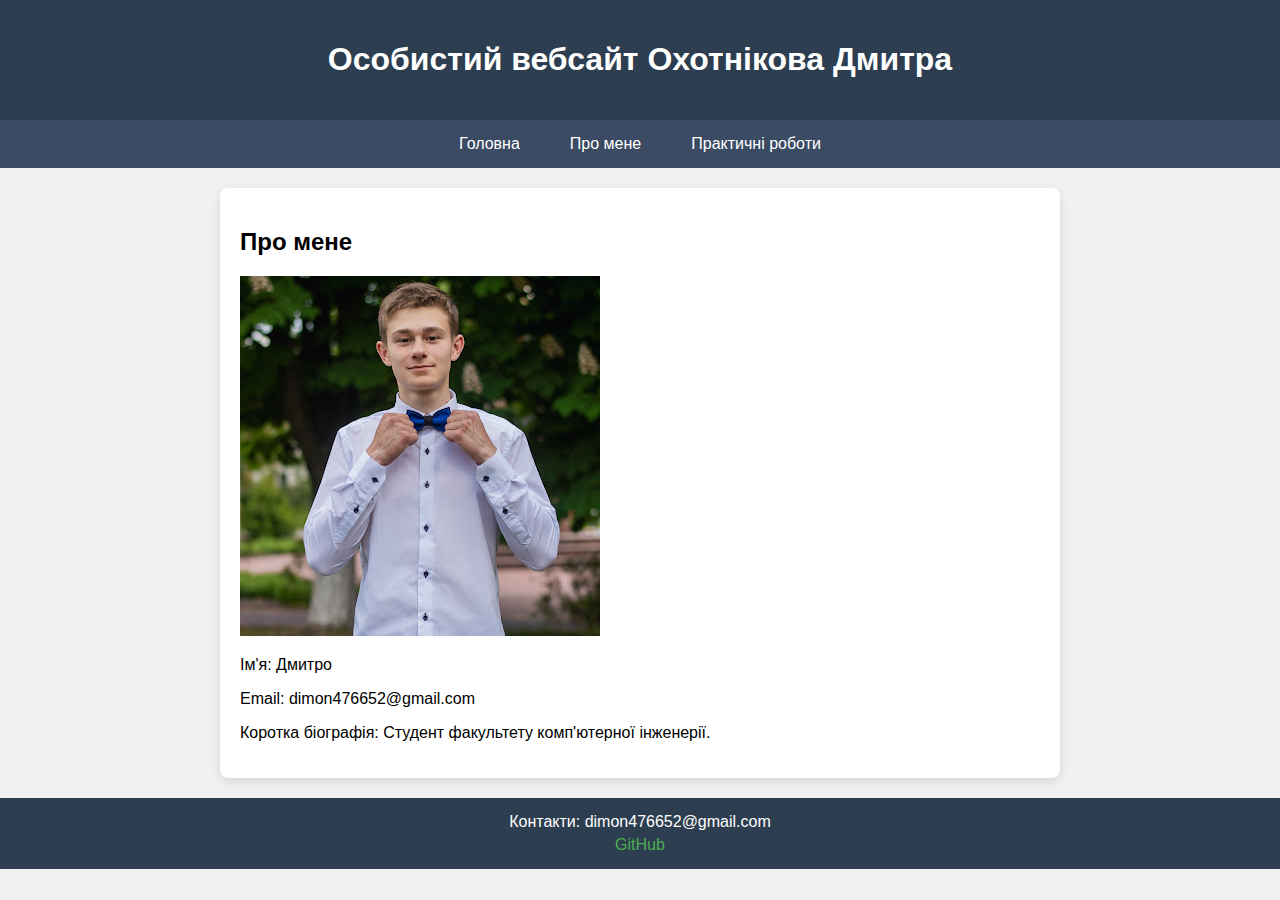
<file: index.html>
<!DOCTYPE html>
<html lang="uk">

<head>
    <meta charset="UTF-8">
    <meta http-equiv="X-UA-Compatible" content="IE=edge">
    <meta name="viewport" content="width=device-width, initial-scale=1.0">
    <title>Особистий вебсайт Охотнікова Дмитра</title>
    <link rel="stylesheet" href="styles/style.css">
</head>

<body>
    <header>
        <h1>Особистий вебсайт Охотнікова Дмитра</h1>
    </header>

    <nav>
        <ul>
            <li><a href="index.html">Головна</a></li>
            <li><a href="./pages/about/about.html">Про мене</a></li>
            <li><a href="pages/practical/practical.html">Практичні роботи</a></li>
        </ul>
    </nav>

    <section id="about">
        <h2>Про мене</h2>
        <img src="assets/unnamed.jpg" alt="Фото студента">
        <p>Ім'я: Дмитро</p>
        <p>Email: dimon476652@gmail.com</p>
        <p>Коротка біографія: Студент факультету комп'ютерної інженерії.</p>
    </section>

    <footer>
        <p>Контакти: dimon476652@gmail.com</p>
        <p><a href="https://github.com/DmutroOhotnik">GitHub</a></p>
    </footer>
</body>

</html>
</file>
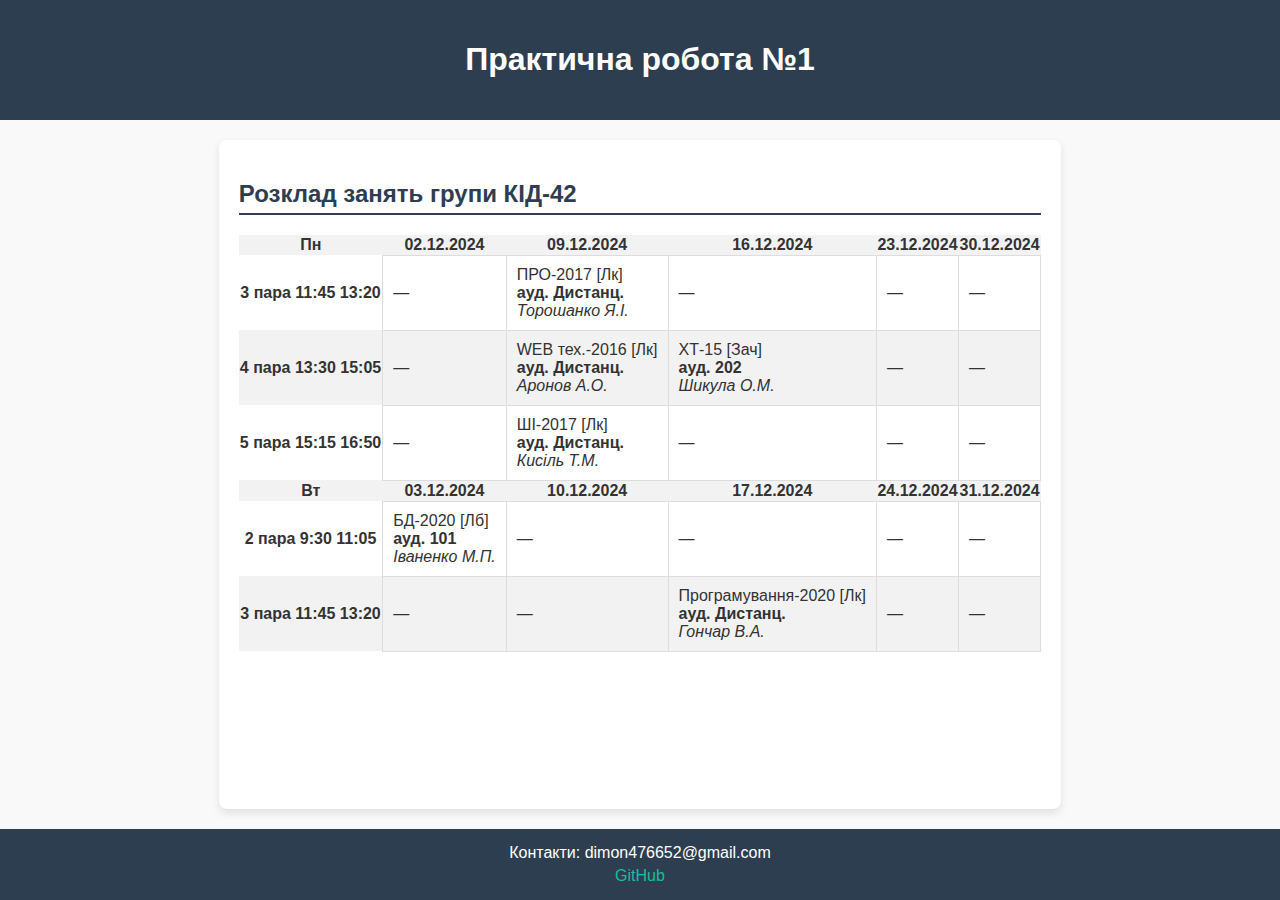
<file: pages/practical/Tasks/Task1/index.html>
<!DOCTYPE html>
<html lang="uk">

<head>
    <meta charset="UTF-8">
    <meta http-equiv="X-UA-Compatible" content="IE=edge">
    <meta name="viewport" content="width=device-width, initial-scale=1.0">
    <title>Практична робота №1</title>
    <link rel="stylesheet" href="style.css">
</head>

<body>
    <header>
        <h1>Практична робота №1</h1>
    </header>
    <section>
        <h2>Розклад занять групи КІД-42</h2>
        <table>
            <tbody>
                <!-- Понеділок -->
                <tr>
                    <th class="headday">Пн</th>
                    <th class="headdate">02.12.2024</th>
                    <th class="headdate">09.12.2024</th>
                    <th class="headdate">16.12.2024</th>
                    <th class="headdate">23.12.2024</th>
                    <th class="headdate">30.12.2024</th>
                </tr>
                <tr>
                    <th class="headcol">
                        <span class="lesson">3 пара</span>
                        <span class="start">11:45</span>
                        <span class="end">13:20</span>
                    </th>
                    <td class="closed">—</td>
                    <td class="cell">
                        ПРО-2017 [Лк]<br>
                        <strong>ауд. Дистанц.</strong><br>
                        <i>Торошанко Я.І.</i>
                    </td>
                    <td class="cell">—</td>
                    <td class="cell">—</td>
                    <td class="cell">—</td>
                </tr>
                <tr>
                    <th class="headcol">
                        <span class="lesson">4 пара</span>
                        <span class="start">13:30</span>
                        <span class="end">15:05</span>
                    </th>
                    <td class="closed">—</td>
                    <td class="cell">
                        WEB тех.-2016 [Лк]<br>
                        <strong>ауд. Дистанц.</strong><br>
                        <i>Аронов А.О.</i>
                    </td>
                    <td class="cell">
                        ХТ-15 [Зач]<br>
                        <strong>ауд. 202</strong><br>
                        <i>Шикула О.М.</i>
                    </td>
                    <td class="cell">—</td>
                    <td class="cell">—</td>
                </tr>
                <tr>
                    <th class="headcol">
                        <span class="lesson">5 пара</span>
                        <span class="start">15:15</span>
                        <span class="end">16:50</span>
                    </th>
                    <td class="closed">—</td>
                    <td class="cell">
                        ШІ-2017 [Лк]<br>
                        <strong>ауд. Дистанц.</strong><br>
                        <i>Кисіль Т.М.</i>
                    </td>
                    <td class="cell">—</td>
                    <td class="cell">—</td>
                    <td class="cell">—</td>
                </tr>
                <!-- Вівторок -->
                <tr>
                    <th class="headday">Вт</th>
                    <th class="headdate">03.12.2024</th>
                    <th class="headdate">10.12.2024</th>
                    <th class="headdate">17.12.2024</th>
                    <th class="headdate">24.12.2024</th>
                    <th class="headdate">31.12.2024</th>
                </tr>
                <tr>
                    <th class="headcol">
                        <span class="lesson">2 пара</span>
                        <span class="start">9:30</span>
                        <span class="end">11:05</span>
                    </th>
                    <td class="cell">
                        БД-2020 [Лб]<br>
                        <strong>ауд. 101</strong><br>
                        <i>Іваненко М.П.</i>
                    </td>
                    <td class="cell">—</td>
                    <td class="cell">—</td>
                    <td class="cell">—</td>
                    <td class="cell">—</td>
                </tr>
                <tr>
                    <th class="headcol">
                        <span class="lesson">3 пара</span>
                        <span class="start">11:45</span>
                        <span class="end">13:20</span>
                    </th>
                    <td class="closed">—</td>
                    <td class="cell">—</td>
                    <td class="cell">
                        Програмування-2020 [Лк]<br>
                        <strong>ауд. Дистанц.</strong><br>
                        <i>Гончар В.А.</i>
                    </td>
                    <td class="cell">—</td>
                    <td class="cell">—</td>
                </tr>
            </tbody>
        </table>          
    </section>
    <footer>
        <p>Контакти: dimon476652@gmail.com</p>
        <p><a href="https://github.com/DmutroOhotnik">GitHub</a></p>
    </footer>
</body>

</html>
</file>
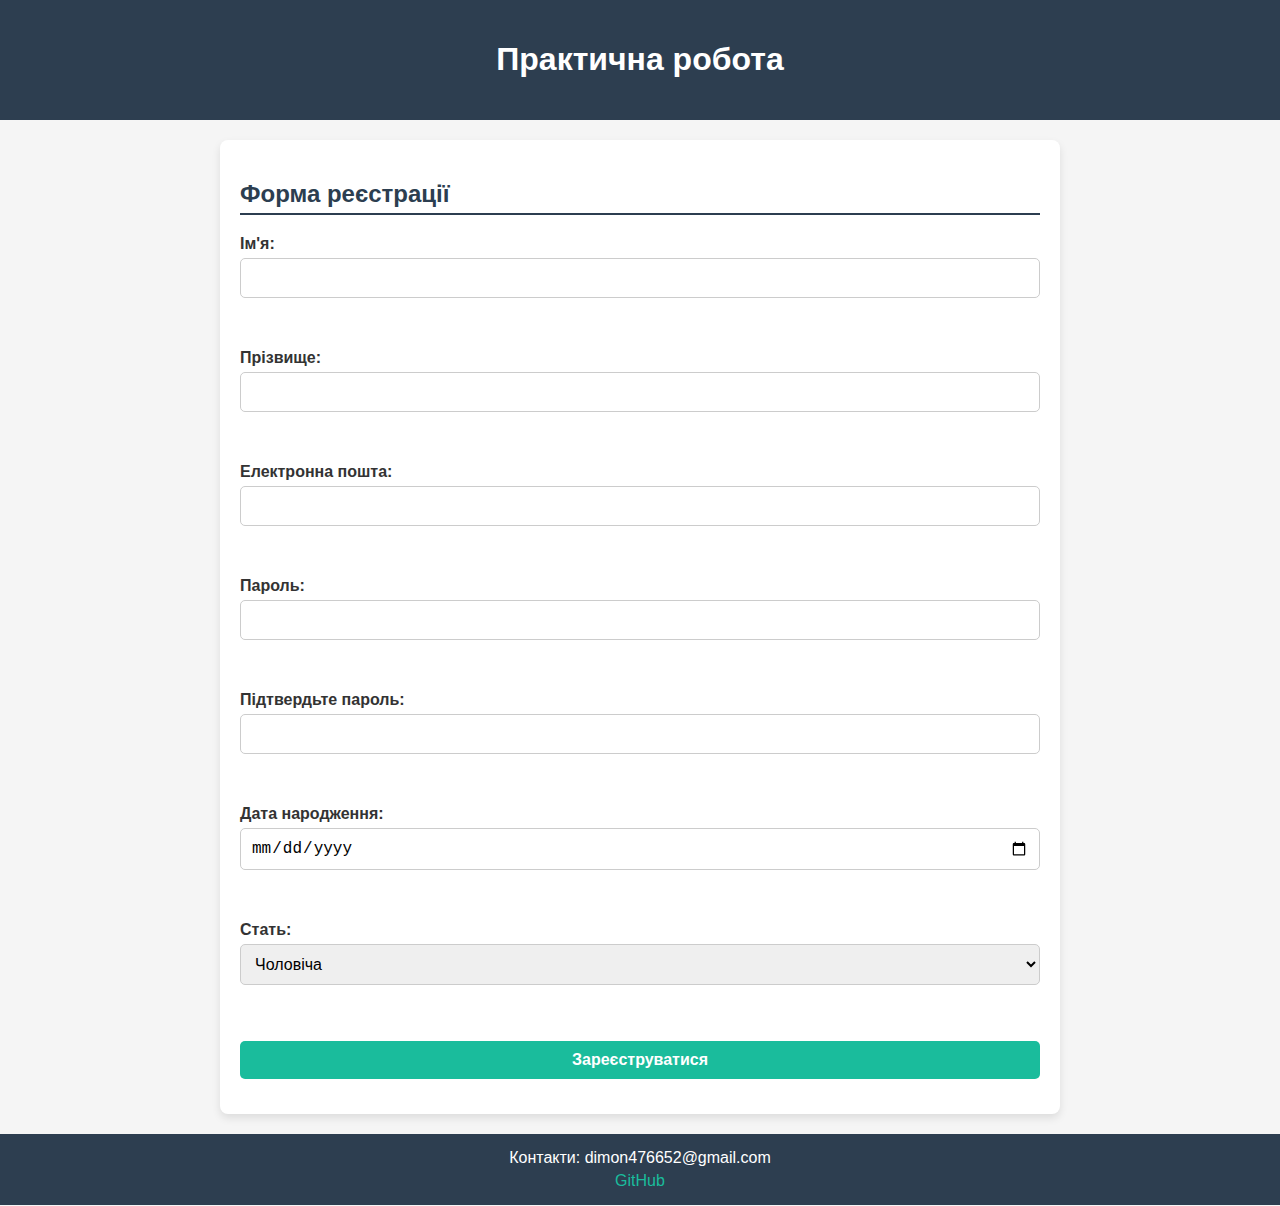
<file: pages/practical/Tasks/Task2/index.html>
<!DOCTYPE html>
<html lang="uk">

<head>
    <meta charset="UTF-8">
    <meta name="viewport" content="width=device-width, initial-scale=1.0">
    <title>Практична робота</title>
    <link rel="stylesheet" href="style.css">
</head>

<body>
    <header>
        <h1>Практична робота</h1>
    </header>

    <section>
        <h2>Форма реєстрації</h2>
        <form action="https://webhook.site/your-webhook-url" method="post">
            <label for="first_name">Ім'я:</label>
            <input type="text" id="first_name" name="first_name" required>
            <br><br>

            <label for="last_name">Прізвище:</label>
            <input type="text" id="last_name" name="last_name" required>
            <br><br>

            <label for="email">Електронна пошта:</label>
            <input type="email" id="email" name="email" required>
            <br><br>

            <label for="password">Пароль:</label>
            <input type="password" id="password" name="password" required>
            <br><br>

            <label for="confirm_password">Підтвердьте пароль:</label>
            <input type="password" id="confirm_password" name="confirm_password" required>
            <br><br>

            <label for="dob">Дата народження:</label>
            <input type="date" id="dob" name="dob">
            <br><br>

            <label for="gender">Стать:</label>
            <select id="gender" name="gender">
                <option value="male">Чоловіча</option>
                <option value="female">Жіноча</option>
                <option value="other">Інша</option>
            </select>
            <br><br>

            <input type="submit" value="Зареєструватися">
        </form>
    </section>

    <footer>
        <p>Контакти: dimon476652@gmail.com</p>
        <p><a href="https://github.com/DmutroOhotnik">GitHub</a></p>
    </footer>
</body>

</html>
</file>
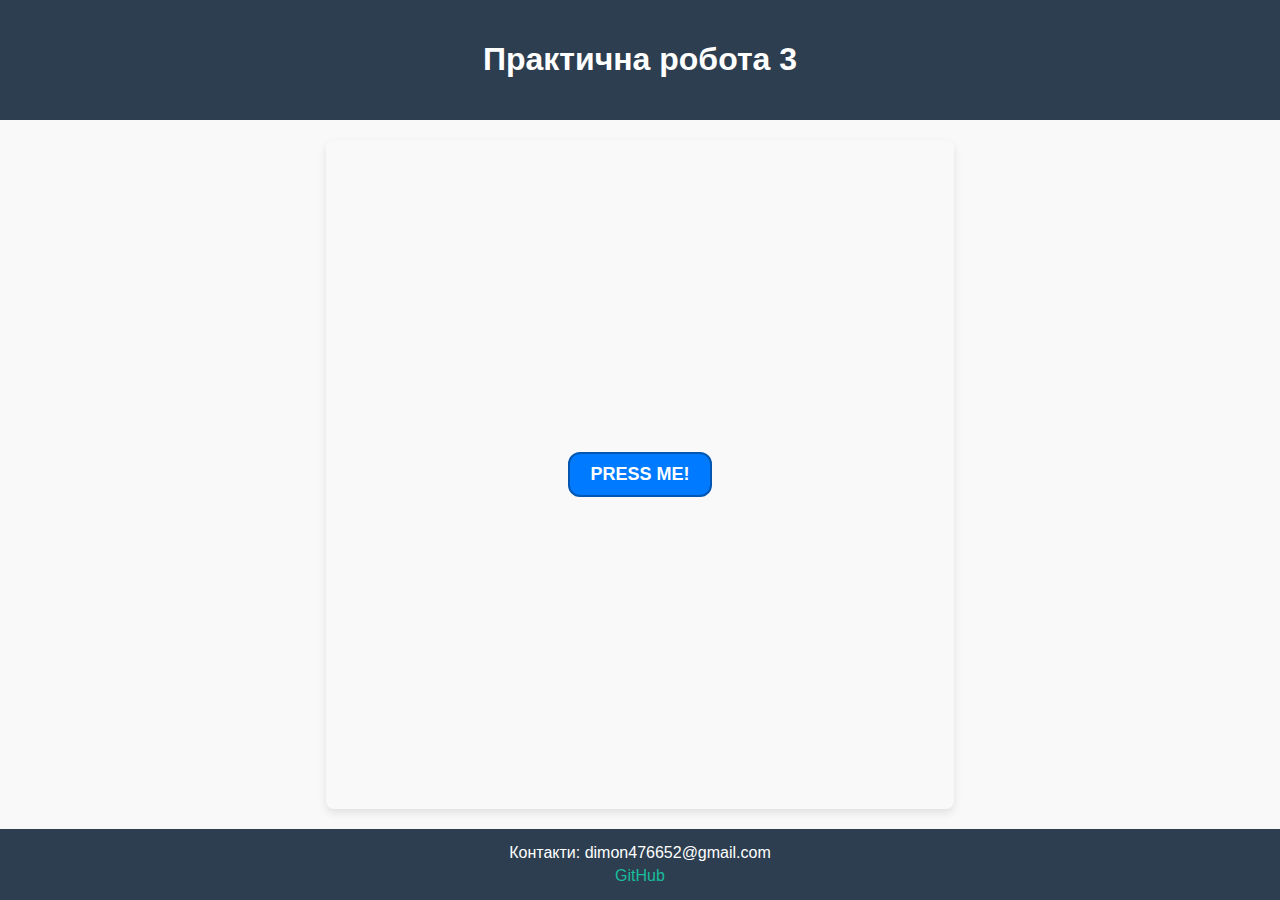
<file: pages/practical/Tasks/Task3/index.html>
<!DOCTYPE html>
<html lang="en">
<head>
    <meta charset="UTF-8">
    <meta name="viewport" content="width=device-width, initial-scale=1.0">
    <link rel="stylesheet" href="style.css">
    <title>Document</title>
</head>
<body>
<header>
    <h1>Практична робота 3</h1>
</header>

<section>
    <a href="https://google.com/">Press me!</a>
</section>

<footer>
    <p>Контакти: dimon476652@gmail.com</p>
    <p><a href="https://github.com/DmutroOhotnik">GitHub</a></p>
</footer>
</body>
</html>
</file>
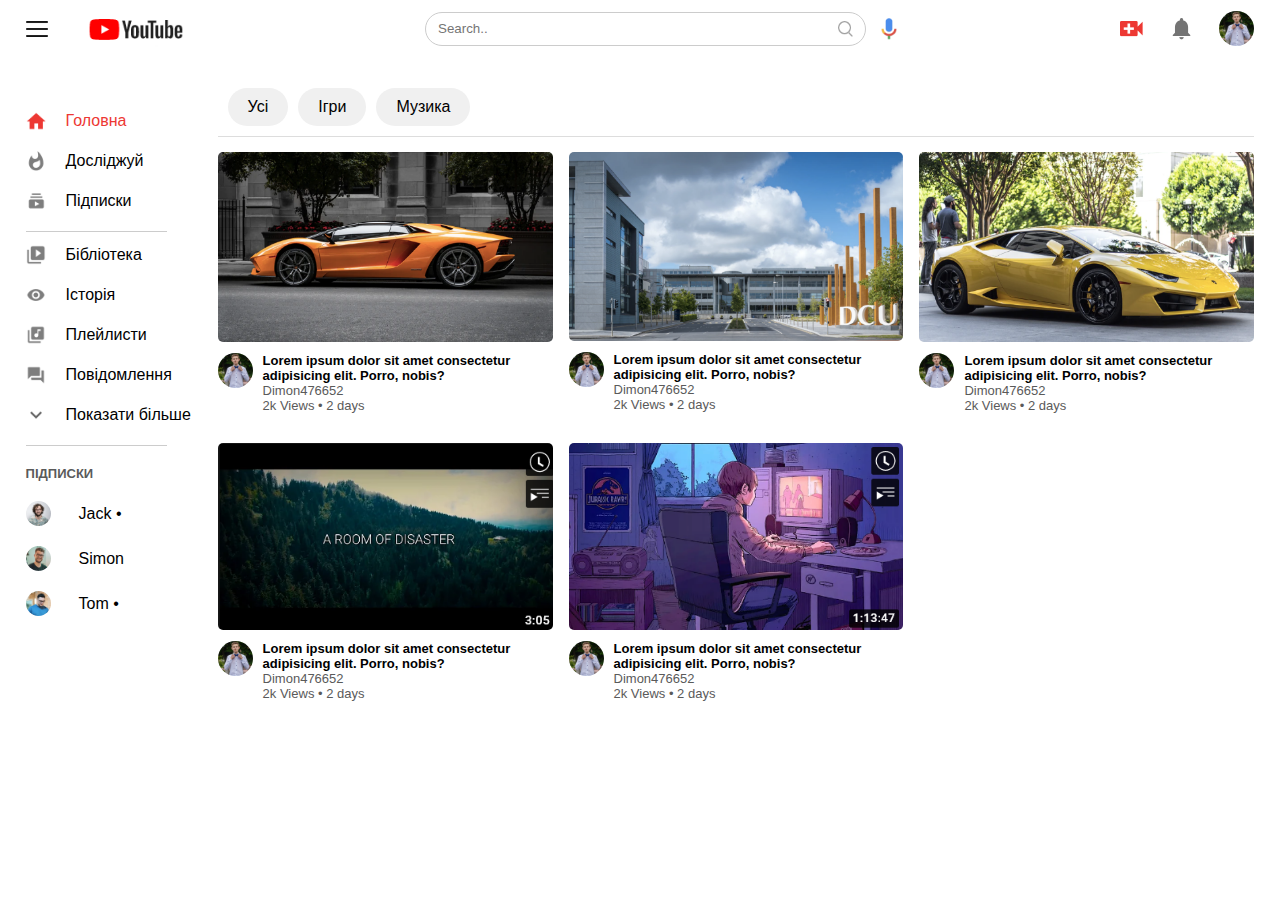
<file: pages/practical/Tasks/Task4/index.html>
<!DOCTYPE html>
<html lang="en">
<head>
    <meta charset="UTF-8">
    <meta http-equiv="X-UA-Compatible" content="IE=edge">
    <meta name="viewport" content="width=device-width, initial-scale=1.0">
    <link rel="stylesheet" href="style.css">
    <title>Youtube Clone</title>
</head>
<body>

<nav class="flex-div">
    <div class="nav-left flex-div">
        <img src="./images/menu.png" class="menu-icon" alt="" srcset="">
        <img src="./images/logo.png" class="logo" alt="" srcset="">
    </div>
    <div class="nav-middle flex-div">
        <div class="search-box flex-div">
            <input type="text" placeholder="Search..">
            <img src="./images/search.png" alt="" srcset="">
        </div>
        <img src="./images/voice-search.png" class="mic-icon" alt="" srcset="">
    </div>
    <div class="nav-right flex-div">
        <img src="./images/upload.png" alt="" srcset="">
        <img src="./images/notification.png" alt="" srcset="">
        <img src="./images/nilava.jpeg" class="user-icon" alt="" srcset="">
    </div>
</nav>

<!-- Side Bar -->

<div class="sidebar">
    <div class="shortcut-links">
        <a href="#"><img src="./images/home.png">
            <p>Головна</p></a>
        <a href="#"><img src="./images/explore.png">
            <p>Досліджуй</p></a>
        <a href="#"><img src="./images/subscriprion.png">
            <p>Підписки</p></a>
        <hr>
        <a href="#"><img src="./images/library.png">
            <p>Бібліотека</p></a>
        <a href="#"><img src="./images/history.png">
            <p>Історія</p></a>
        <a href="#"><img src="./images/playlist.png">
            <p>Плейлисти</p></a>
        <a href="#"><img src="./images/messages.png">
            <p>Повідомлення</p></a>
        <a href="#"><img src="./images/show-more.png">
            <p>Показати більше</p></a>
        <hr>
    </div>
    <div class="subscribed-list">
        <h3>ПІДПИСКИ</h3>
        <a href="#"><img src="./images/Jack.png">
            <p>Jack &bull;</p></a>
        <a href="#"><img src="./images/simon.png">
            <p>Simon </p></a>
        <a href="#"><img src="./images/tom.png">
            <p>Tom &bull;</p></a>
    </div>
</div>

<!-- Main Body -->
<div class="container">
    <div class="categories">
        <div class="category-item">Усі</div>
        <div class="category-item">Ігри</div>
        <div class="category-item">Музика</div>
    </div>


    <div class="banner">
        <img src="./images/banner.png" alt="" srcset="">
    </div>
    <div class="list-container">
        <div class="vid-list">
            <a href="#"> <img src="./images/thumbnail6.png" class="thumbnail"></a>
            <div class="flex-div">
                <img src="./images/nilava.jpeg">
                <div class="vid-info">
                    <a href="#">Lorem ipsum dolor sit amet consectetur adipisicing elit. Porro, nobis?</a>
                    <p>Dimon476652</p>
                    <p>2k Views &bull; 2 days</p>
                </div>
            </div>
        </div>

        <div class="vid-list">
            <a href="#"> <img src="./images/thumbnail7.png" class="thumbnail"></a>
            <div class="flex-div">
                <img src="./images/nilava.jpeg">
                <div class="vid-info">
                    <a href="#">Lorem ipsum dolor sit amet consectetur adipisicing elit. Porro, nobis?</a>
                    <p>Dimon476652</p>
                    <p>2k Views &bull; 2 days</p>
                </div>
            </div>
        </div>

        <div class="vid-list">
            <a href="#"> <img src="./images/thumbnail8.png" class="thumbnail"></a>
            <div class="flex-div">
                <img src="./images/nilava.jpeg">
                <div class="vid-info">
                    <a href="#">Lorem ipsum dolor sit amet consectetur adipisicing elit. Porro, nobis?</a>
                    <p>Dimon476652</p>
                    <p>2k Views &bull; 2 days</p>
                </div>
            </div>
        </div>

        <div class="vid-list">
            <a href="#"> <img src="./images/thumbnail15.png" class="thumbnail"></a>
            <div class="flex-div">
                <img src="./images/nilava.jpeg">
                <div class="vid-info">
                    <a href="#">Lorem ipsum dolor sit amet consectetur adipisicing elit. Porro, nobis?</a>
                    <p>Dimon476652</p>
                    <p>2k Views &bull; 2 days</p>
                </div>
            </div>
        </div>

        <div class="vid-list">
            <a href="#"> <img src="./images/thumbnail19.png" class="thumbnail"></a>
            <div class="flex-div">
                <img src="./images/nilava.jpeg">
                <div class="vid-info">
                    <a href="#">Lorem ipsum dolor sit amet consectetur adipisicing elit. Porro, nobis?</a>
                    <p>Dimon476652</p>
                    <p>2k Views &bull; 2 days</p>
                </div>
            </div>
        </div>
    </div>
</div>
</body>
</html>
</file>
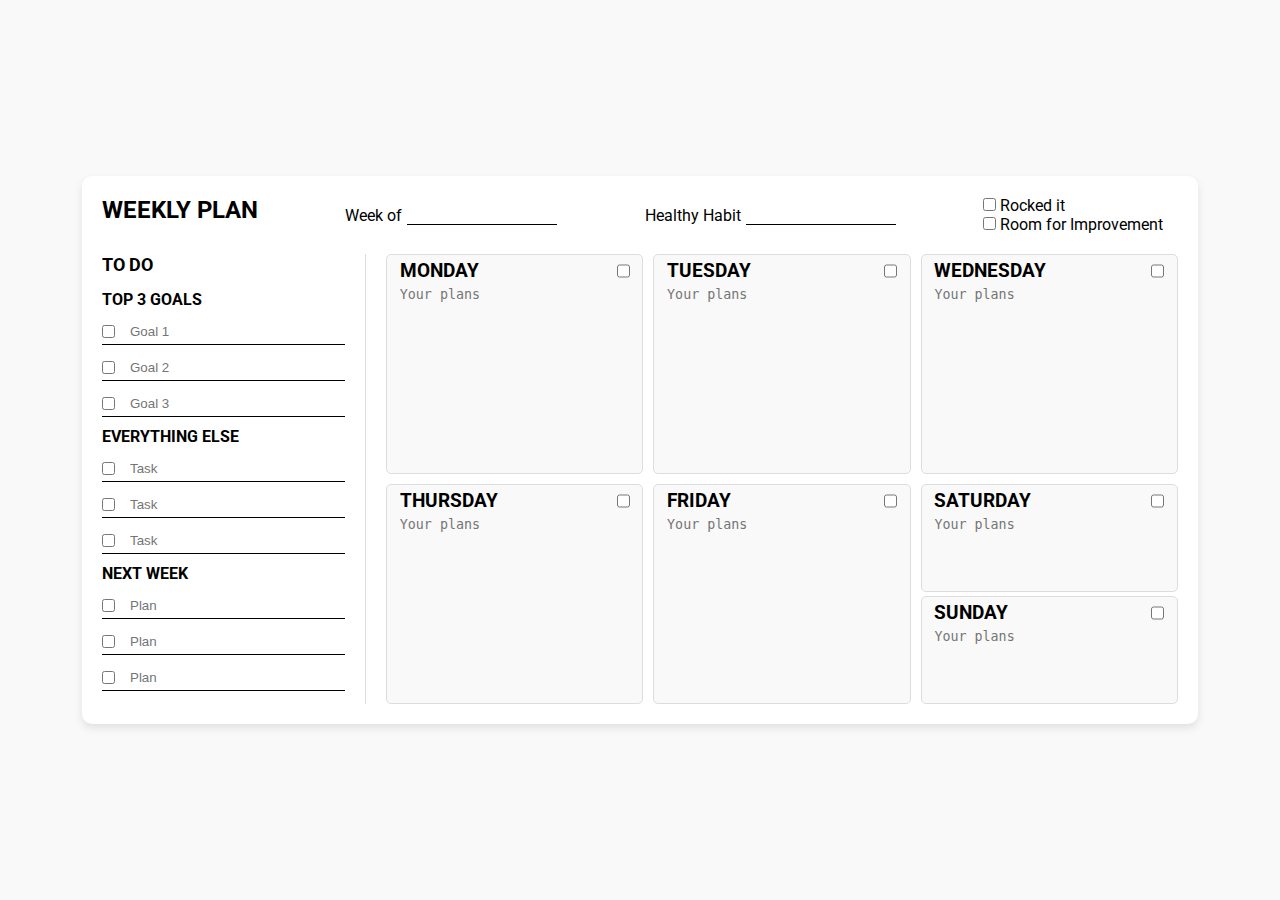
<file: pages/practical/Tasks/Task5/index.html>
<!DOCTYPE html>
<html lang="en">
<head>
    <meta charset="UTF-8">
    <meta name="viewport" content="width=device-width, initial-scale=1.0">
    <title>Weekly Planner</title>
    <link href="https://fonts.googleapis.com/css2?family=Roboto:wght@400;700&display=swap" rel="stylesheet">
    <link rel="stylesheet" href="style.css">
</head>
<body>
<div class="planner">
    <header>
        <h1>WEEKLY PLAN</h1>
        <div class="header-input">
            <label for="week-of">Week of</label>
            <input type="text" id="week-of">
        </div>
        <div class="header-input">
            <label for="healthy-habit">Healthy Habit</label>
            <input type="text" id="healthy-habit">
        </div>
        <div class="checkboxes">
            <label><input type="checkbox"> Rocked it</label>
            <label><input type="checkbox"> Room for Improvement</label>
        </div>
    </header>
    <div class="content">
        <aside class="to-do">
            <h2>TO DO</h2>
            <div class="goals">
                <h3>TOP 3 GOALS</h3>
                <ul>
                    <li><input type="checkbox"> <input type="text" placeholder="Goal 1"></li>
                    <li><input type="checkbox"> <input type="text" placeholder="Goal 2"></li>
                    <li><input type="checkbox"> <input type="text" placeholder="Goal 3"></li>
                </ul>
            </div>
            <div class="everything-else">
                <h3>EVERYTHING ELSE</h3>
                <ul>
                    <li><input type="checkbox"> <input type="text" placeholder="Task"></li>
                    <li><input type="checkbox"> <input type="text" placeholder="Task"></li>
                    <li><input type="checkbox"> <input type="text" placeholder="Task"></li>
                </ul>
            </div>
            <div class="next-week">
                <h3>NEXT WEEK</h3>
                <ul>
                    <li><input type="checkbox"><input type="text" placeholder="Plan"></li>
                    <li><input type="checkbox"><input type="text" placeholder="Plan"></li>
                    <li><input type="checkbox"><input type="text" placeholder="Plan"></li>
                </ul>
            </div>
        </aside>
        <main class="days">
            <div class="day">
                <div class="day-head">
                    <h3>MONDAY</h3>
                    <input type="checkbox">
                </div>
                <textarea placeholder="Your plans"></textarea>
            </div>
            <div class="day">
                <div class="day-head">
                    <h3>TUESDAY</h3>
                    <input type="checkbox">
                </div>
                <textarea placeholder="Your plans"></textarea>
            </div>
            <div class="day">
                <div class="day-head">
                    <h3>WEDNESDAY</h3>
                    <input type="checkbox">
                </div>
                <textarea placeholder="Your plans"></textarea>
            </div>
            <div class="day">
                <div class="day-head">
                    <h3>THURSDAY </h3>
                    <input type="checkbox">
                </div>
                <textarea placeholder="Your plans"></textarea>
            </div>
            <div class="day">
                <div class="day-head">
                    <h3>FRIDAY </h3>
                    <input type="checkbox">
                </div>
                <textarea placeholder="Your plans"></textarea>
            </div>

            <div class="weekend">
                <div class="day">
                    <div class="day-head">
                        <h3>SATURDAY</h3>
                        <input type="checkbox">
                    </div>
                    <textarea placeholder="Your plans"></textarea>
                </div>
                <div class="day">
                    <div class="day-head">
                        <h3>SUNDAY</h3>
                        <input type="checkbox">
                    </div>
                    <textarea placeholder="Your plans"></textarea>
                </div>
            </div>
        </main>
    </div>
</div>
</body>
</html>
</file>
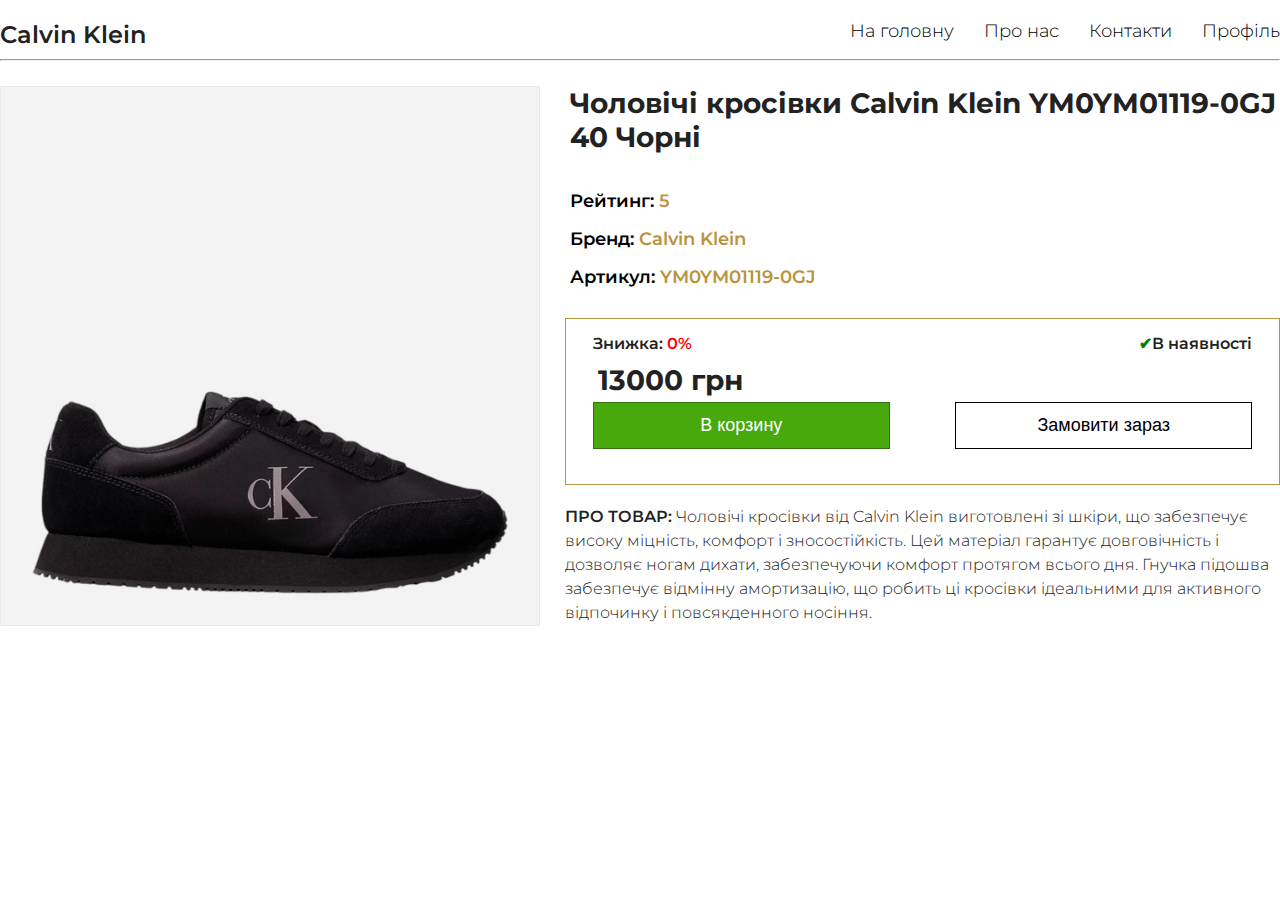
<file: pages/practical/Tasks/Task7/index.html>
<!DOCTYPE html>
<html lang="en">
<head>
    <meta charset="UTF-8">
    <meta name="viewport" content="width=device-width, initial-scale=1.0">
    <link href="https://fonts.googleapis.com/css2?family=Montserrat:wght@300;600&display=swap" rel="stylesheet">
    <link rel="stylesheet" href="style.css">
    <title>Calvin Klein - Нові кросівки</title>
</head>
<body>

<header class="header">
    <div class="container">
        <span class='header__logo'>Calvin Klein</span>
        <ul class='header__navigation'>
            <li><a href="#">На головну</a></li>
            <li><a href="#">Про нас</a></li>
            <li><a href="#">Контакти</a></li>
            <li><a href="#">Профіль</a></li>
        </ul>
    </div>
    <hr class="header__divider"/>
</header>

<main class="show-full-item">
    <div class="product-container">
        <div class="product-image">
            <img src='product.jpg' alt="Чоловічі кросівки Calvin Klein YM0YM01119-0GJ 40 Чорні">
        </div>
        <div class="product-content">
            <h1>Чоловічі кросівки Calvin Klein YM0YM01119-0GJ 40 Чорні</h1>
            <div class="product-info">
                <p><span class="product-info__label">Рейтинг:</span> 5</p>
                <p><span class="product-info__label">Бренд:</span> Calvin Klein</p>
                <p><span class="product-info__label">Артикул:</span> YM0YM01119-0GJ</p>
            </div>
            <div class="product-buy-field">
                <div class="product-buy">
                    <div class="product-buy-top">
                        <div class="product-discount">Знижка: <span>0%</span></div>
                        <div class="product-available"><span>&#10004;</span>В наявності</div>
                    </div>
                    <div class="product-buy-main">
                        <h1>13000 грн</h1>
                        <div class="product-buttons">
                            <button class="product-button btn1">В корзину</button>
                            <button class="product-button btn2">Замовити зараз</button>
                        </div>
                    </div>
                </div>
            </div>
            <p class="product-description__text"><span class="product-description__label">Про товар:</span> Чоловічі кросівки від Calvin Klein виготовлені зі шкіри, що забезпечує високу міцність, комфорт і зносостійкість. Цей матеріал гарантує довговічність і дозволяє ногам дихати, забезпечуючи комфорт протягом всього дня. Гнучка підошва забезпечує відмінну амортизацію, що робить ці кросівки ідеальними для активного відпочинку і повсякденного носіння.</p>
        </div>
    </div>
</main>

</body>
</html>
</file>
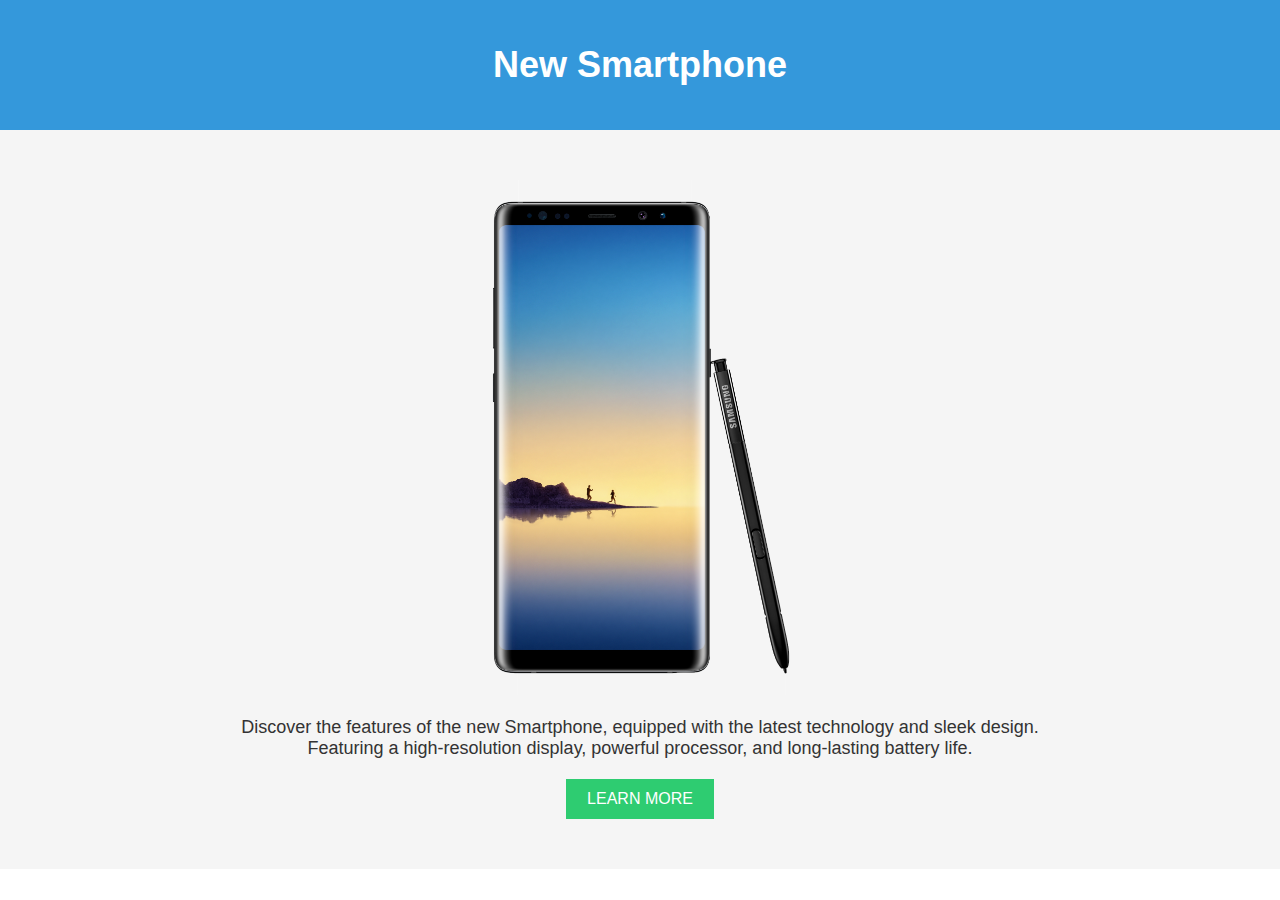
<file: pages/practical/Tasks/Task8/index.html>
<!DOCTYPE html>
<html lang="en">
<head>
    <meta charset="UTF-8">
    <meta name="viewport" content="width=device-width, initial-scale=1.0">
    <link rel="stylesheet" href="style.css">
    <title>Tech Landing Page</title>
</head>
<body>

<header>
    <div class="container">
        <h1 class="header-title">New Smartphone</h1>
    </div>
</header>

<section class="intro">
    <div class="container">
        <img src="pngwing.com.png" class="responsive-img">
        <p>Discover the features of the new Smartphone, equipped with the latest technology and sleek design. Featuring a high-resolution display, powerful processor, and long-lasting battery life.</p>
        <button class="cta-button">Learn More</button>
    </div>
</section>

</body>
</html>
</file>
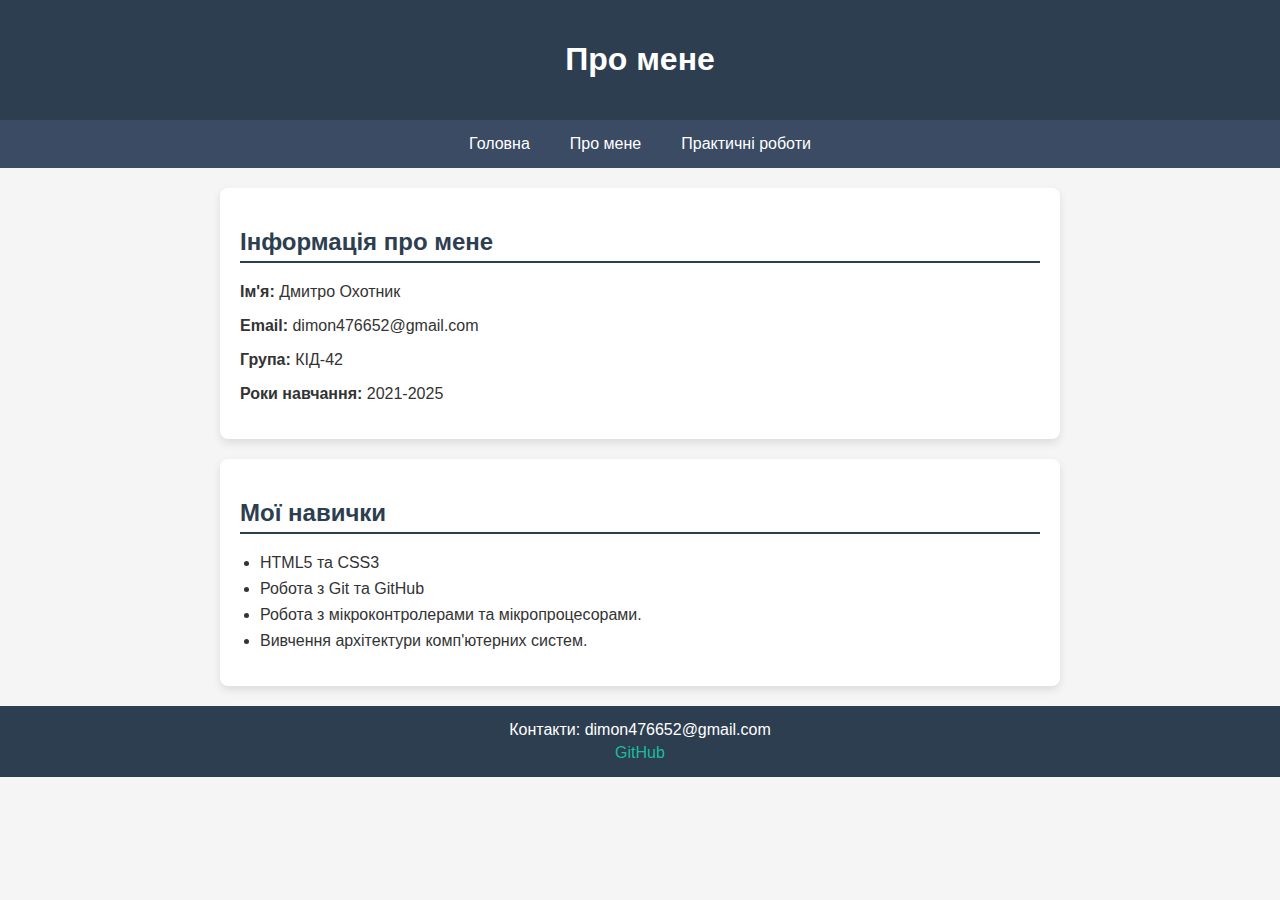
<file: pages/about/about.html>
<!DOCTYPE html>
<html lang="uk">

<head>
    <meta charset="UTF-8">
    <meta http-equiv="X-UA-Compatible" content="IE=edge">
    <meta name="viewport" content="width=device-width, initial-scale=1.0">
    <title>Про мене</title>
    <link rel="stylesheet" href="style.css">
</head>

<body>
    <header>
        <h1>Про мене</h1>
    </header>

    <nav>
        <ul>
            <li><a href="../../index.html">Головна</a></li>
            <li><a href="about.html">Про мене</a></li>
            <li><a href="../practical/practical.html">Практичні роботи</a></li>
        </ul>
    </nav>

    <section class="about">
        <h2>Інформація про мене</h2>
        <p><strong>Ім'я:</strong> Дмитро Охотник</p>
        <p><strong>Email:</strong> dimon476652@gmail.com</p>
        <p><strong>Група:</strong> КІД-42</p>
        <p><strong>Роки навчання:</strong> 2021-2025</p>
    </section>

    <section class="skills">
        <h2>Мої навички</h2>
        <ul>
            <li>HTML5 та CSS3</li>
            <li>Робота з Git та GitHub</li>
            <li>Робота з мікроконтролерами та мікропроцесорами.</li>
            <li>Вивчення архітектури комп'ютерних систем.</li>
        </ul>
    </section>

    <footer>
        <p>Контакти: dimon476652@gmail.com</p>
        <p><a href="https://github.com/DmutroOhotnik">GitHub</a></p>
    </footer>
</body>

</html>
</file>
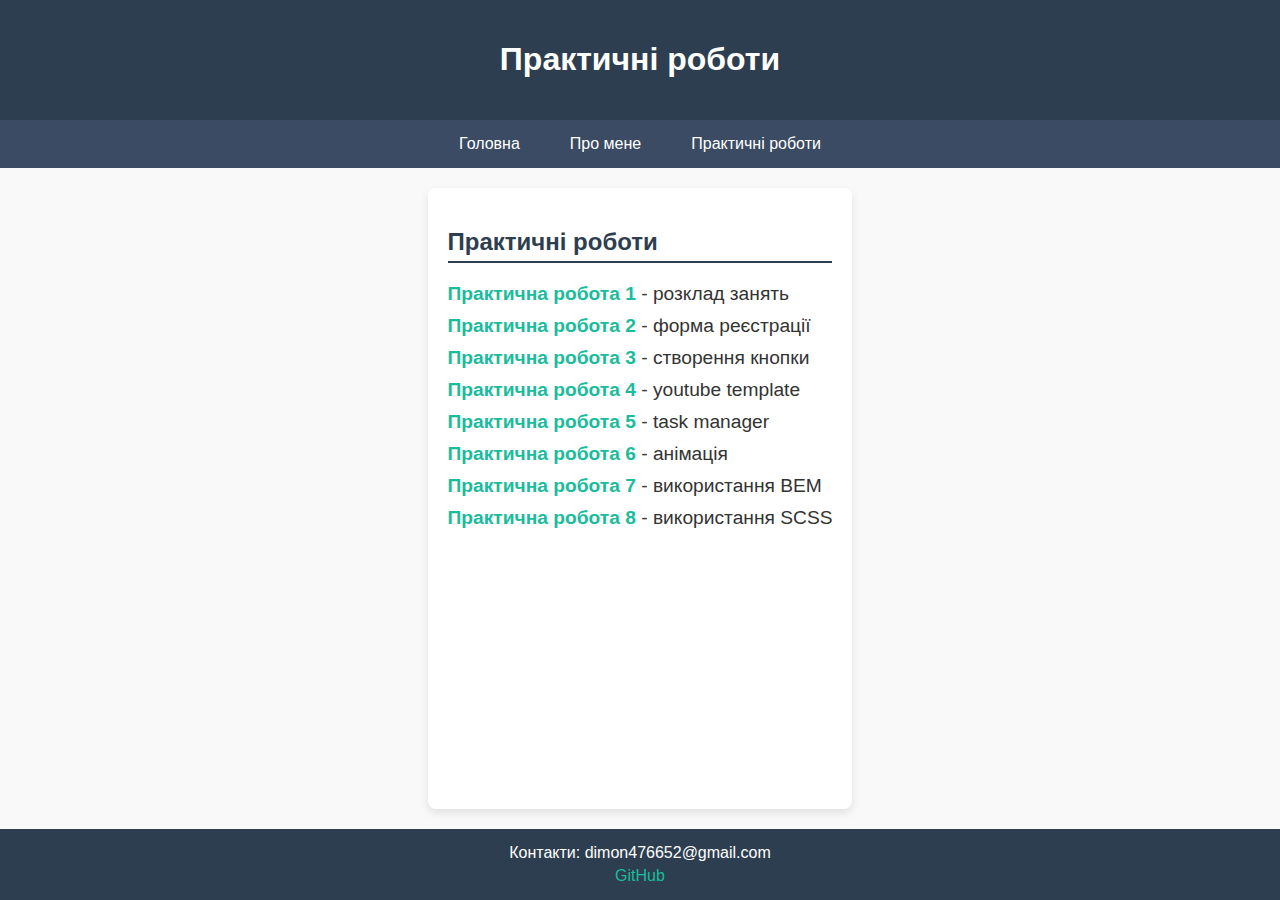
<file: pages/practical/practical.html>
<!DOCTYPE html>
<html lang="uk">

<head>
    <meta charset="UTF-8">
    <meta http-equiv="X-UA-Compatible" content="IE=edge">
    <meta name="viewport" content="width=device-width, initial-scale=1.0">
    <title>Практичні роботи</title>
    <link rel="stylesheet" href="style.css">
</head>

<body>
    <header>
        <h1>Практичні роботи</h1>
    </header>
    <nav>
        <ul>
            <li><a href="../../index.html">Головна</a></li>
            <li><a href="../about/about.html">Про мене</a></li>
            <li><a href="practical.html">Практичні роботи</a></li>
        </ul>
    </nav>
    <section>
        <h2>Практичні роботи</h2>
        <ul>
            <li><a href="./Tasks/Task1/index.html">Практична робота 1</a> - розклад занять</li>
            <li><a href="./Tasks/Task2/index.html">Практична робота 2</a> - форма реєстрації</li>
            <li><a href="./Tasks/Task3/index.html">Практична робота 3</a> - створення кнопки</li>
            <li><a href="./Tasks/Task4/index.html">Практична робота 4</a> - youtube template</li>
            <li><a href="./Tasks/Task5/index.html">Практична робота 5</a> - task manager</li>
            <li><a href="./Tasks/Task6/index.html">Практична робота 6</a> - анімація</li>
            <li><a href="./Tasks/Task7/index.html">Практична робота 7</a> - використання BEM</li>
            <li><a href="./Tasks/Task8/index.html">Практична робота 8</a> - використання SCSS</li>
        </ul>
    </section>
    <footer>
        <p>Контакти: dimon476652@gmail.com</p>
        <p><a href="https://github.com/DmutroOhotnik">GitHub</a></p>
    </footer>
</body>

</html>
</file>
<file: styles/style.css>
body {
    font-family: 'Arial', sans-serif;
    margin: 0;
    padding: 0;
    background-color: #f0f0f0;
}

header {
    background-color: #2d3e50;
    color: white;
    text-align: center;
    padding: 20px 0;
}



header h1 {
    display: block;
    font-size: 2em;
    margin-block-start: 0.67em;
    margin-block-end: 0.67em;
    margin-inline-start: 0px;
    margin-inline-end: 0px;
    font-weight: bold;
    unicode-bidi: isolate;
}

nav ul {
    list-style: none;
    margin: 0;
    padding: 0;
    display: flex;
    justify-content: center;
    background-color: #3a4b63;
}

nav ul li {
    margin: 0;
}

nav ul li a {
    color: white;
    text-decoration: none;
    padding: 15px 25px;
    display: block;
    transition: background-color 0.3s;
}

nav ul li a:hover {
    background-color: #555;
}

section {
    padding: 20px;
    background-color: white;
    max-width: 800px;
    margin: 20px auto;
    border-radius: 8px;
    box-shadow: 0 4px 8px rgba(0, 0, 0, 0.1);
}

footer {
    background-color: #2d3e50;
    color: white;
    text-align: center;
    padding: 10px 0;
    position: relative;
    bottom: 0;
    width: 100%;
}

footer p {
    margin: 5px 0;
}

footer a {
    color: #4CAF50;
    text-decoration: none;
}

footer a:hover {
    text-decoration: underline;
}
</file>
<file: pages/practical/Tasks/Task1/style.css>
body {
    font-family: 'Arial', sans-serif;
    margin: 0;
    padding: 0;
    display: flex;
    flex-direction: column;
    min-height: 100vh;
    background-color: #f9f9f9;
    color: #333;
}

header {
    background-color: #2d3e50;
    color: white;
    text-align: center;
    padding: 20px 0;
}

nav ul {
    list-style: none;
    margin: 0;
    padding: 0;
    display: flex;
    justify-content: center;
    background-color: #3a4b63;
}

nav ul li {
    margin: 0;
}

nav ul li a {
    color: white;
    text-decoration: none;
    padding: 15px 25px;
    display: block;
    transition: background-color 0.3s;
}

nav ul li a:hover {
    background-color: #1abc9c;
}

section {
    flex: 1;
    background-color: white;
    max-width: 900px;
    margin: 20px auto;
    padding: 20px;
    border-radius: 8px;
    box-shadow: 0 4px 8px rgba(0, 0, 0, 0.1);
}

section h2 {
    color: #2d3e50;
    border-bottom: 2px solid #2d3e50;
    padding-bottom: 5px;
}

table {
    width: 100%;
    border-collapse: collapse;
    margin-top: 20px;
}

thead {
    background-color: #3a4b63;
    color: white;
}

thead th {
    padding: 10px;
    text-align: left;
}

tbody tr:nth-child(odd) {
    background-color: #f2f2f2;
}

tbody tr:nth-child(even) {
    background-color: #ffffff;
}

tbody td {
    padding: 10px;
    text-align: left;
    border: 1px solid #ddd;
}

tbody tr:hover {
    background-color: #eaeaea;
}

footer {
    background-color: #2d3e50;
    color: white;
    text-align: center;
    padding: 10px 0;
    width: 100%;
}

footer p {
    margin: 5px 0;
}

footer a {
    color: #1abc9c;
    text-decoration: none;
}

footer a:hover {
    text-decoration: underline;
}
</file>
<file: pages/practical/Tasks/Task2/style.css>
body {
    font-family: 'Arial', sans-serif;
    margin: 0;
    padding: 0;
    background-color: #f5f5f5;
    color: #333;
}

header {
    background-color: #2d3e50;
    color: white;
    text-align: center;
    padding: 20px 0;
}

nav ul {
    list-style: none;
    margin: 0;
    padding: 0;
    display: flex;
    justify-content: center;
    background-color: #3a4b63;
}

nav ul li {
    margin: 0;
}

nav ul li a {
    color: white;
    text-decoration: none;
    padding: 15px 20px;
    display: block;
    transition: background-color 0.3s;
}

nav ul li a:hover {
    background-color: #2c3e50;
}

section {
    background-color: white;
    max-width: 800px;
    margin: 20px auto;
    padding: 20px;
    border-radius: 8px;
    box-shadow: 0 4px 8px rgba(0, 0, 0, 0.1);
}

h2 {
    color: #2c3e50;
    border-bottom: 2px solid #2c3e50;
    padding-bottom: 5px;
}

form {
    display: flex;
    flex-direction: column;
}

form label {
    font-weight: bold;
}

form input, form select {
    margin-top: 5px;
    margin-bottom: 15px;
    padding: 10px;
    font-size: 1rem;
    border: 1px solid #ccc;
    border-radius: 5px;
}

form input[type="submit"] {
    background-color: #1abc9c;
    color: white;
    font-weight: bold;
    cursor: pointer;
    border: none;
    transition: background-color 0.3s;
}

form input[type="submit"]:hover {
    background-color: #16a085;
}

footer {
    background-color: #2d3e50;
    color: white;
    text-align: center;
    padding: 10px 0;
}

footer p {
    margin: 5px 0;
}

footer a {
    color: #1abc9c;
    text-decoration: none;
}

footer a:hover {
    text-decoration: underline;
}
</file>
<file: pages/practical/Tasks/Task3/style.css>
body {
    font-family: 'Arial', sans-serif;
    margin: 0;
    padding: 0;
    display: flex;
    flex-direction: column;
    min-height: 100vh;
    background-color: #f9f9f9;
    color: #333;
}

header {
    background-color: #2d3e50;
    color: white;
    text-align: center;
    padding: 20px 0;
}

section {
    flex: 1;
    display: flex;
    align-items: center;
    justify-content: center;
    background-color: transparent;
    width: 46vw;
    min-width: 300px;
    margin: 20px auto;
    padding: 20px;
    border-radius: 8px;
    box-shadow: 0 4px 8px rgba(0, 0, 0, 0.1);
}

section a{
    display: inline-block;
    background-color: #007bff;
    color: white;
    text-decoration: none;
    border: 2px solid #0056b3;
    border-radius: 12px;
    padding: 10px 20px;
    font-size: 18px;
    font-weight: bold;
    cursor: pointer;
    transition: all 0.3s ease;
    text-transform: uppercase;
    text-align: center;
}

section a:hover {
    background-color: #0056b3;
    color: #f0f4f8;
    border-color: #003f7f;
    box-shadow: 0 4px 8px rgba(0, 0, 0, 0.2);
}

footer {
    background-color: #2d3e50;
    color: white;
    text-align: center;
    padding: 10px 0;
    width: 100%;
}

footer p {
    margin: 5px 0;
}

footer a {
    color: #1abc9c;
    text-decoration: none;
}

footer a:hover {
    text-decoration: underline;
}
</file>
<file: pages/practical/Tasks/Task4/style.css>
*{
    margin: 0;
    padding: 0;
    font-family:'poppins' , sans-serif;
    box-sizing: border-box;
}
a{
    text-decoration: none;
    color: black;
}

img{
    cursor: pointer;
}

.flex-div{
    display: flex;
    align-items: center;

}
nav{
    padding: 0 2%;
    justify-content: space-between;
    background: #fff;
    position: sticky;
    top: 0;
    z-index: 10;
}


.nav-right img{
    width: 25px;
    margin-right: 25px;
}

.nav-right .user-icon{
    width: 35px;
    margin-right: 0px;
    border-radius: 50%;

}

.nav-left .menu-icon{
    width: 22px;
    margin-right: 25px;

}

.nav-left .logo{
    width: 130px;

}

.nav-middle .mic-icon{
    width: 16px;

}
.nav-middle .search-box{
    border: 1px solid #ccc;
    margin-right: 15px;
    padding: 8px 12px;
    border-radius: 25px;
}

.nav-middle .search-box input{
    width: 400px;
    border: 0;
    outline: 0;
    background: transparent;
}
.nav-middle .search-box img{
    width: 15px;

}

/* sidebar */
.sidebar{
    background: #fff;
    width: 15%;
    height: 100vh;
    position: fixed;
    top: 0;
    padding-left: 2%;
    padding-top: 98px;

}

.shortcut-links a img{
    width: 20px;
    margin-right: 20px;
}

.shortcut-links a{
    display: flex;
    align-items: center;
    margin-bottom: 20px;
    width: fit-content;
    flex-wrap: wrap;
    margin-top: 13px;
}


.shortcut-links a:first-child{
    color: #ed3833;
}

.sidebar hr{
    border: 0;
    height: 1px;
    background: #ccc;
    width: 85%;
}
.subscribed-list h3{
    font-size: 13px;
    margin: 20px 0;
    color: #5a5a5a;
}
.subscribed-list a{
    display: flex;
    align-items: center;
    margin-bottom: 20px;
    width: fit-content;
    flex-wrap: wrap;
}
.subscribed-list a img{
    width: 25px;
    border-radius: 50%;
    margin-right: 28px;
}


.small-sidebar{
    width: 5%;
}
.small-sidebar .shortcut-links a p  , .small-sidebar .subscribed-list a , .small-sidebar h3{
    display: none;
}

.small-sidebar hr{
    width: 50%;
    margin-bottom: 25px;
    display: none;

}
/* main Body */
.container{
    background: #fff;
    padding-left: 17%;
    padding-right: 2%;
    padding-top: 20px;
    padding-bottom: 20px;
}
.large-container{
    padding-left: 7%;
}

.categories {
    display: flex;
    padding: 10px;
    gap: 10px;
    border-bottom: 1px solid #ddd;
}

.category-item {
    padding: 10px 20px;
    background-color: #f0f0f0;
    border-radius: 20px;
    cursor: pointer;
}

.category-item:hover {
    background-color: #ddd;
}

.banner{
    width: 100%;
    display: none;
}

.banner img{
    width: 100%;
    border-radius: 8px;
}


.list-container{
    display: grid;
    grid-template-columns: repeat(auto-fit, minmax(250px, 1fr));
    grid-column-gap: 16px;
    grid-row-gap: 30px;
    margin-top: 15px;
}

.vid-list .thumbnail{
    width: 100%;
    border-radius: 5px;

}
.vid-list .flex-div{
    align-items: flex-start;
    margin-top: 7px;
}

.vid-list .flex-div img{
    width: 35px;
    margin-right: 10px;
    border-radius: 50%;
}

.vid-info{
    color: #5a5a5a;
    font-size: 13px;

}

.vid-info a{
    color: black;
    font-weight: 600;
    display: block;
    margin: bottom 5px;;
}


@media (max-width: 900px) {
    .menu-icon{
        display: none;
    }

    .sidebar{
        display: none;
    }

    .container, .large-container{
        padding-left: 5%;
        padding-right: 5%;
    }

    /* .nav-right img{

     display: none;
    } */

    .nav-right .user-icon{
        display: block;
        width: 30px;
    }

    .nav-middle .search-box {
        width: 100px;
        display: none;

    }

    .nav-middle .mic-icon{
        display: none;
    }

    .logo{
        width: 90px;
    }

}

/*******      Video -9      *****/


.play-container{
    padding-left: 2% !important;
}

.row{
    display: flex;
    justify-content: space-between;
    flex-wrap: wrap;

}
.play-video{
    flex-basis: 69%;
}

.right-sidebar{
    flex-basis: 30%;
}

.play-video video{
    width: 100%;
}
.side-video-list{

    display: flex;
    justify-content: space-between;
    margin-bottom: 8px;
}

.side-video-list img{
    width: 100%;

}
.side-video-list .small-thumbnail{
    flex-basis: 49%;

}

.side-video-list .vid-info{

    flex-basis: 49%;
}

.play-video .tags a{

    color: #0000ff;
    font-size: 13px;
}

.play-video h3{
    font-weight: 600;
    font-size: 22px;
    margin-top: 12px;
}

.play-video .play-video-info{
    display: flex;
    align-items: center;
    justify-content: space-between;
    flex-wrap: wrap;
    margin-top: 5px;
    font-size: 14px;
    color: #5a5a5a;
}

.play-video .play-video-info a img{
    width: 20px;
    margin-right: 8px;

}

.play-video .play-video-info a{
    display: inline-flex;
    align-items: center;
    margin-left: 15px;

}

.play-video hr{
    border: 0;
    height: 1px;
    background: #ccc;
    margin: 10px 0;
}

.owner{
    display: flex;
    align-items: center;
    margin-top: 20px;
}

.owner div{
    flex: 1;
    line-height: 18px;
}

.owner img{
    width: 40px;
    border-radius: 50%;
    margin-right: 15px;
}

.owner p{
    color: #000;
    font-weight: 600;
    font-size: 18px;
}


.owner span{
    font-size: 13px;
    color: #5a5a5a;
}


.owner button{
    background: #ed3833;
    color: #fff;
    padding: 8px 30px;
    border: 0;
    outline: 0;
    border-radius: 4px;
    cursor: pointer;
}

.vid-des{
    padding-left: 55px;
    margin: 15px 0;
}

.vid-des p{

    font-size: 14px;
    margin-bottom: 5px;
    color: #5a5a5a;
}

.vid-des .cmnt{
    display: flex;
    margin-top: 15px;
}
.cmnt img{
    width: 24px;
    height: 17px;
    margin-left: 46px;
    margin-right: 14px;
}

.vid-des h4{
    font-size: 14px;
    color: #5a5a5a;
    /* margin-top: 15px; */
}

.add-cmnt{
    display: flex;
    align-items: center;
    margin: 30px 0;
}

.add-cmnt img{
    width: 35px;
    border-radius: 50%;
    margin-right: 15px;
}

.add-cmnt input{
    border: 0;
    outline: 0;
    border-bottom: 1px solid #5a5a5a;
    width: 100%;
    padding-top: 10px;
    background: transparent;
}

.old-cmnt{
    display: flex;
    align-items: center;
    margin: 20px 0;
}

.old-cmnt img{
    width: 35px;
    border-radius: 50%;
    margin-right: 15px;
}

.old-cmnt h3{
    font-size: 14px;
    margin-bottom: 2px;
}

.old-cmnt h3 span{
    font-size: 12px;
    color: #5a5a5a;
    font-weight: 500;
    margin-left: 8px;
}

.old-cmnt .cmnt-react{
    display: flex;
    align-items: center;
    margin:8px 0;
    font-size: 14px;
}

.old-cmnt .cmnt-react img{

    width: 20px;
    border-radius: 0;
    margin-right: 5px;
}

.old-cmnt .cmnt-react span{
    margin-right: 20px;
    color: #5a5a5a;

}

.old-cmnt .cmnt-react div{
    color: blue;
    display: block;
}
.hide-hr{
    display: none;
}
@media (max-width: 900px){

    .play-video{
        flex-basis: 100%;
    }


    .right-sidebar{
        flex-basis: 100%;
        margin-top: 35px;
    }

    .play-container{
        padding-left: 5%;
    }

    .vid-des {
        padding-left: 5px;
    }

    .play-video .play-video-info a{
        margin-left: 0;
        margin-right: 15px;
        margin-top: 15px;
    }

    .hide-hr{
        display: block;
    }

}
</file>
<file: pages/practical/Tasks/Task5/style.css>
* {
    margin: 0;
    padding: 0;
    box-sizing: border-box;
}

body {
    font-family: 'Roboto', sans-serif;
    background-color: #f9f9f9;
    display: flex;
    justify-content: center;
    align-items: center;
    min-height: 100vh;
    padding: 20px;
}

.planner {
    width: 90%;
    background: #fff;
    padding: 20px;
    box-shadow: 0 4px 8px rgba(0, 0, 0, 0.1);
    border-radius: 10px;
    display: grid;
    grid-template-rows: auto 1fr;
    grid-gap: 20px;
}

header {
    display: flex;
    align-items: center;
    justify-content: space-between;
}

header h1 {
    font-size: 24px;
    font-weight: 700;
    margin-bottom: 10px;
}

.header-row {
    display: flex;
    justify-content: space-between;
    align-items: center;
}

.header-input {
    display: flex;
    flex-direction: row;
    align-items: flex-end;
    gap: 5px;
}

.header-input input {
    border: none;
    border-bottom: 1px solid black;
    background-color: transparent;
    color: inherit;
    outline: none;
    width: 150px;
}

.checkboxes {
    display: flex;
    flex-direction: column;
}

.checkboxes label {
    margin-right: 15px;
}

.content {
    display: grid;
    grid-template-columns: 1fr 3fr;
    gap: 20px;
}

.to-do {
    border-right: 1px solid #ddd;
    padding-right: 20px;
}

.to-do h2 {
    font-size: 18px;
    margin-bottom: 15px;
}

.to-do h3 {
    font-size: 16px;
    margin-bottom: 10px;
}

.to-do ul {
    list-style: none;
}

.to-do ul li {
    display: flex;
    align-items: center;
    margin-bottom: 10px;
    gap: 10px;
}

.to-do li{
    border-bottom: 1px solid black;
}

.to-do input[type="text"] {
    flex: 1;
    padding: 5px;
    border: none;
    outline: none;
    border-radius: 5px;
}

.days {
    display: grid;
    grid-template-columns: repeat(3, 1fr);
    gap: 10px;
}

.day {
    background: #f9f9f9;
    height: 220px;
    border: 1px solid #ddd;
    border-radius: 5px;
    display: flex;
    flex-direction: column;
    align-items: center;
}

.weekend {
    display: grid;
    gap: 4px;
}

.weekend .day{
    height: 108px;
}

.day .day-head{
    display: flex;
    justify-content: space-between;

    width: 90%;
    margin: 5px 0;
}

textarea {
    width: 90%;
    height: 100%;
    border: none;
    outline: none;
    background: transparent;
    resize: none;
}
</file>
<file: pages/practical/Tasks/Task7/style.css>
/* Стилі загальної сторінки */
body {
    width: 1280px;
    margin: 0 auto;
    padding: 0;
    background: #fff;
    color: #222;
    font-family: 'Montserrat', sans-serif;
    font-weight: 300;
}

* {
    margin: 0;
    padding: 0;
}

/* Заголовок */
.header {
    margin-top: 20px;
}

.header__logo {
    font-weight: 600;
    font-size: 24px;
}

.header__navigation {
    float: right;
    list-style: none;
    font-size: 18px;
}

.header__navigation li {
    display: inline;
    margin-left: 25px;
    cursor: pointer;
    transition: opacity 500ms ease;
}

.header__navigation li a {
    text-decoration: none;
    color: black;
}

.header__navigation li:hover {
    opacity: 0.5;
}

.header__divider {
    color: silver;
    margin-top: 10px;
}

/* Основна секція та продукт */
.show-full-item {
    width: 1280px;
    display: flex;
    justify-content: flex-start;
    margin-top: 25px;
    margin-bottom: 25px;
}

.product-container {
    display: flex;
}

.product-image {
    border: 1px solid #E8E8E8;
    text-align: center;
    height: 540px;
    width: 540px;
    margin-bottom: 23px;
    overflow: hidden;
    box-sizing: border-box;
    margin-right: 25px;
}

.product-image img {
    width: 100%;
    height: 100%;
    transition: transform 500ms ease;
}

.product-image img:hover {
    transform: scale(1.05);
}

.product-content {
    width: 715px;
    height: 540px;
}

.product-content h1 {
    font-size: 28px;
    margin-left: 5px;
}

.product-info {
    padding: 0 0 10px;
    margin-top: 20px;
    display: flex;
    flex-direction: column;
}

.product-info__label {
    font-size: 18px;
    font-weight: 600;
    color: black;
}

.product-info p {
    font-size: 18px;
    font-weight: 600;
    margin-top: 16px;
    margin-left: 5px;
    color: rgb(186, 147, 62);
}

.product-buy-field {
    display: block;
}

.product-buy {
    border: 1px solid rgb(186, 147, 62);
    padding: 15px 12px;
    margin: 20px 0;
}

.product-buy-top {
    display: flex;
    justify-content: space-between;
    margin-bottom: 10px;
    padding: 0 15px;
    font-size: 16px;
    font-weight: 600;
}

.product-discount span {
    color: red;
}

.product-available span {
    color: green;
}

.product-buy-main {
    padding: 0 15px;
}

.product-buttons {
    display: flex;
    justify-content: space-between;
    margin-bottom: 20px;
    padding: 5px 0 0;
}

.product-button {
    padding-top: 12px;
    padding-bottom: 12px;
    padding-right: 1.5rem !important;
    padding-left: 1.5rem !important;
    letter-spacing: normal;
    font-size: 18px;
    display: flex;
    justify-content: center;
    align-items: flex-start;
    width: 45%;
    font-weight: 300;
    text-align: center;
    white-space: nowrap;
    vertical-align: middle;
    border-radius: 0;
    cursor: pointer;
    user-select: none;
}

.btn1 {
    border: 1px solid rgb(50 112 14);
    background: rgb(71 169 12);
    color: rgb(255, 255, 255);
    transition: background 0.5s ease, border-color 0.5s ease;
}

.btn1:hover {
    background: rgb(50, 112, 14); /* Змінюємо колір фону при наведенні */
    border-color: rgb(71, 169, 12); /* Змінюємо колір рамки при наведенні */
}

.btn2 {
    border: 1px solid black;
    color: black;
    background: transparent;
    transition: background 0.5s ease, border-color 0.5s ease;
}

.btn2:hover {
    background: black;
    color: white;
}

.product-description__label {
    font-weight: 600;
    text-transform: uppercase;
}

.product-description__text {
    line-height: 1.5;
}
</file>
<file: pages/practical/Tasks/Task8/style.css>
body {
  margin: 0;
  padding: 0;
  font-family: "Montserrat", sans-serif;
  color: #333;
  background-color: #fff;
}

header {
  background-color: #3498db;
  color: white;
  padding: 20px 0;
  text-align: center;
}
header .container {
  max-width: 1200px;
  margin: 0 auto;
  padding: 0 15px;
}
header .header-title {
  font-size: 36px;
  font-weight: 600;
}

.intro {
  background-color: #f5f5f5;
  padding: 50px 0;
  text-align: center;
}
.intro .container {
  max-width: 800px;
  margin: 0 auto;
  padding: 0 15px;
}
.intro .container p {
  font-size: 18px;
  font-weight: 300;
  margin-bottom: 20px;
}
.intro .container .cta-button {
  background-color: #2ecc71;
  color: white;
  border: 1px solid transparent;
  padding: 10px 20px;
  font-size: 16px;
  font-weight: 300;
  text-transform: uppercase;
  cursor: pointer;
  transition: background-color 0.3s ease, border-color 0.3s ease;
}
.intro .container .cta-button:hover {
  background-color: rgb(36.616, 162.384, 89.948);
  border-color: #2ecc71;
}

.responsive-img {
  max-width: 100%;
  height: auto;
  width: 300px;
}
@media (max-width: 768px) {
  .responsive-img {
    width: 200px;
  }
}

/*# sourceMappingURL=style.css.map */
</file>
<file: pages/about/style.css>
body {
    font-family: 'Arial', sans-serif;
    margin: 0;
    padding: 0;
    background-color: #f5f5f5;
    color: #333;
}

header {
    background-color: #2d3e50;
    color: white;
    text-align: center;
    padding: 20px 0;
}

nav ul {
    list-style: none;
    margin: 0;
    padding: 0;
    display: flex;
    justify-content: center;
    background-color: #3a4b63;
}

nav ul li {
    margin: 0;
}

nav ul li a {
    color: white;
    text-decoration: none;
    padding: 15px 20px;
    display: block;
    transition: background-color 0.3s;
}

nav ul li a:hover {
    background-color: #2c3e50;
}

section {
    background-color: white;
    max-width: 800px;
    margin: 20px auto;
    padding: 20px;
    border-radius: 8px;
    box-shadow: 0 4px 8px rgba(0, 0, 0, 0.1);
}

.about h2, .skills h2{
    color: #2c3e50;
    border-bottom: 2px solid #2c3e50;
    padding-bottom: 5px;
}

.skills ul {
    list-style: disc;
    padding-left: 20px;
}

.skills ul li {
    margin-bottom: 8px;
}

footer {
    background-color: #2d3e50;
    color: white;
    text-align: center;
    padding: 10px 0;
}

footer p {
    margin: 5px 0;
}

footer a {
    color: #1abc9c;
    text-decoration: none;
}

footer a:hover {
    text-decoration: underline;
}
</file>
<file: pages/practical/style.css>
body {
    font-family: 'Arial', sans-serif;
    margin: 0;
    padding: 0;
    display: flex;
    flex-direction: column;
    min-height: 100vh;
    background-color: #f9f9f9;
    color: #333;
}

header {
    background-color: #2d3e50;
    color: white;
    text-align: center;
    padding: 20px 0;
}

header h1 {
    display: block;
    font-size: 2em;
    margin-block-start: 0.67em;
    margin-block-end: 0.67em;
    margin-inline-start: 0px;
    margin-inline-end: 0px;
    font-weight: bold;
    unicode-bidi: isolate;
}

nav ul {
    list-style: none;
    margin: 0;
    padding: 0;
    display: flex;
    justify-content: center;
    background-color: #3a4b63;
}

nav ul li {
    margin: 0;
}

nav ul li a {
    color: white;
    text-decoration: none;
    padding: 15px 25px;
    display: block;
    transition: background-color 0.3s;
}

nav ul li a:hover {
    background-color: #1abc9c;
}

section {
    flex: 1;
    background-color: white;
    max-width: 800px;
    margin: 20px auto;
    padding: 20px;
    border-radius: 8px;
    box-shadow: 0 4px 8px rgba(0, 0, 0, 0.1);
}

section h2 {
    color: #2d3e50;
    border-bottom: 2px solid #2d3e50;
    padding-bottom: 5px;
}

section ul {
    list-style: none;
    padding: 0;
}

section ul li {
    margin: 10px 0;
    font-size: 1.2em;
}

section ul li a {
    color: #1abc9c;
    text-decoration: none;
    font-weight: bold;
    transition: color 0.3s;
}

section ul li a:hover {
    color: #16a085;
}

footer {
    background-color: #2d3e50;
    color: white;
    text-align: center;
    padding: 10px 0;
    width: 100%;
}
footer p {
    margin: 5px 0;
}

footer a {
    color: #1abc9c;
    text-decoration: none;
}

footer a:hover {
    text-decoration: underline;
}
</file>
